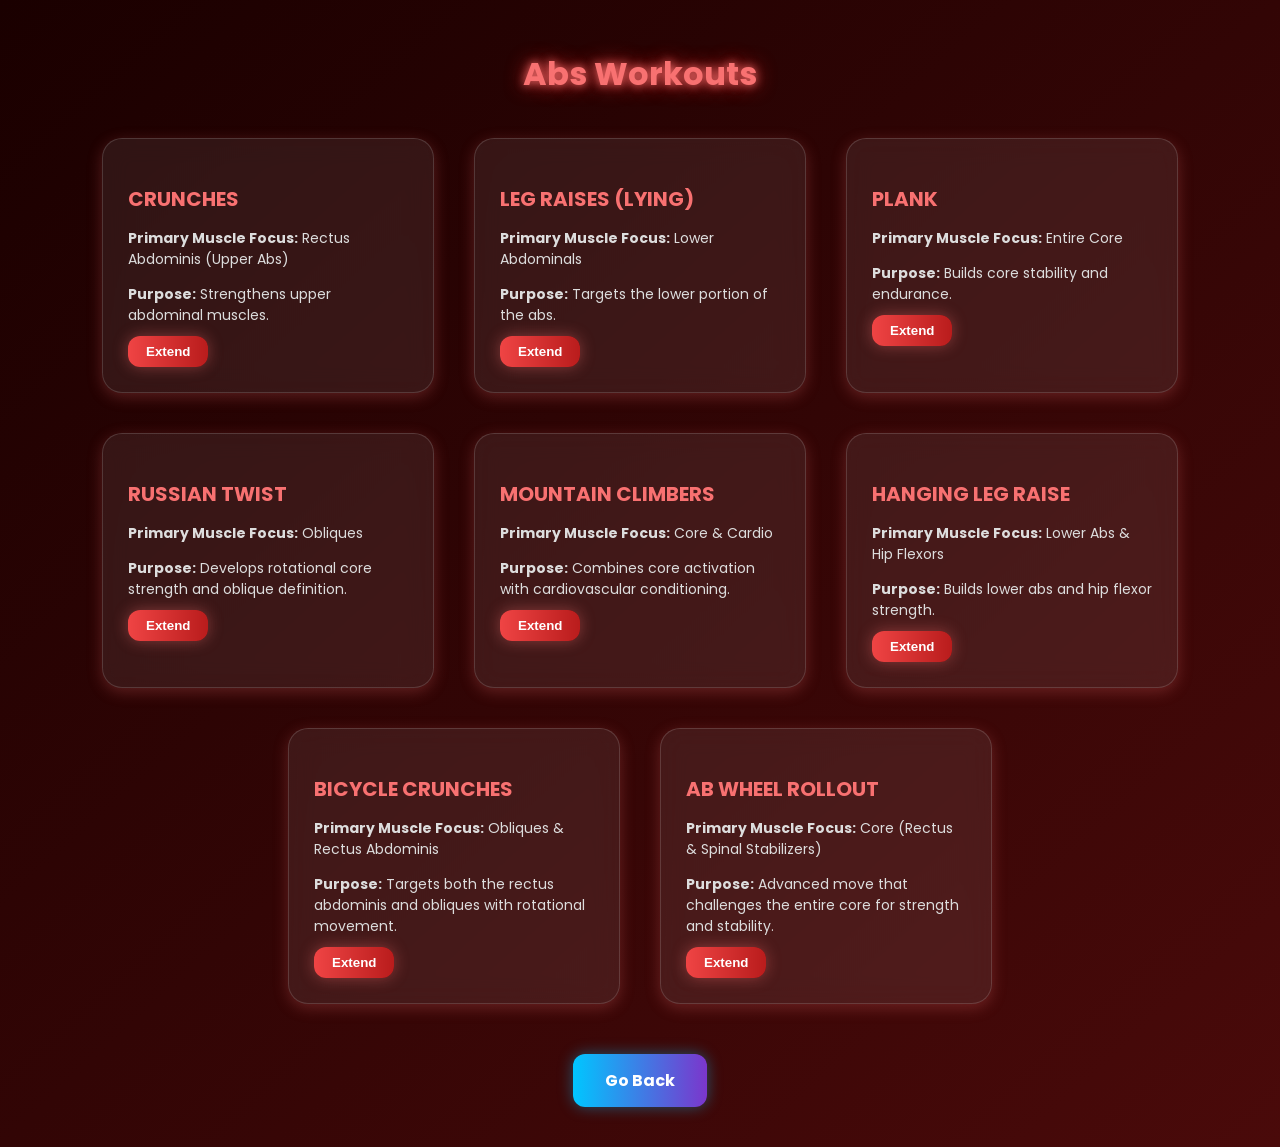
<file: abs.html>
<!DOCTYPE html>
<html lang="en">
<head>
  <meta charset="UTF-8">
  <meta name="viewport" content="width=device-width, initial-scale=1.0">
  <title>Abs Workouts</title>

  <!-- Google Font -->
  <link href="https://fonts.googleapis.com/css2?family=Poppins:wght@400;600;700&display=swap" rel="stylesheet">
<link rel="stylesheet" href="row3.css">
</head>

<body>

  <div class="text1">Abs Workouts</div>

  <div class="container">

    <!-- Crunches -->
    <div class="card">
      <h3>Crunches</h3>
      <p><b>Primary Muscle Focus:</b> Rectus Abdominis (Upper Abs)</p>
      <p><b>Purpose:</b> Strengthens upper abdominal muscles.</p>
      <button class="extend-btn" onclick="toggleDetails(this)">Extend</button>
      <div class="details">
        <p><b>How to Do:</b></p>
        <p>1. Lie on your back with knees bent and feet flat.<br>
           2. Place hands behind your head or across your chest.<br>
           3. Curl your shoulders up toward the ceiling using your abs, then lower back down.</p>
        <iframe width="100%" height="200" data-src="https://www.youtube.com/embed/Xyd_fa5zoEU" allowfullscreen></iframe>
      </div>
    </div>

    <!-- Leg Raises -->
    <div class="card">
      <h3>Leg Raises (Lying)</h3>
      <p><b>Primary Muscle Focus:</b> Lower Abdominals</p>
      <p><b>Purpose:</b> Targets the lower portion of the abs.</p>
      <button class="extend-btn" onclick="toggleDetails(this)">Extend</button>
      <div class="details">
        <p>1. Lie flat on your back with legs extended.<br>
           2. Keeping legs straight, lift them up until they're perpendicular to the floor.<br>
           3. Lower them slowly without touching the floor and repeat.</p>
        <iframe width="100%" height="200" data-src="https://www.youtube.com/embed/JB2oyawG9KI" allowfullscreen></iframe>
      </div>
    </div>

    <!-- Plank -->
    <div class="card">
      <h3>Plank</h3>
      <p><b>Primary Muscle Focus:</b> Entire Core</p>
      <p><b>Purpose:</b> Builds core stability and endurance.</p>
      <button class="extend-btn" onclick="toggleDetails(this)">Extend</button>
      <div class="details">
        <p>1. Get into a forearm plank position with body in a straight line.<br>
           2. Keep core tight and hold the position for the desired duration.</p>
        <iframe width="100%" height="200" data-src="https://www.youtube.com/embed/pSHjTRCQxIw" allowfullscreen></iframe>
      </div>
    </div>

    <!-- Russian Twist -->
    <div class="card">
      <h3>Russian Twist</h3>
      <p><b>Primary Muscle Focus:</b> Obliques</p>
      <p><b>Purpose:</b> Develops rotational core strength and oblique definition.</p>
      <button class="extend-btn" onclick="toggleDetails(this)">Extend</button>
      <div class="details">
        <p>1. Sit on the floor with knees bent and lean back slightly.<br>
           2. Hold a weight or medicine ball and rotate your torso to each side touching the weight near the floor.<br>
           3. Repeat alternating sides.</p>
        <iframe width="100%" height="200" data-src="https://www.youtube.com/embed/wkD8rjkodUI" allowfullscreen></iframe>
      </div>
    </div>

    <!-- Mountain Climbers -->
    <div class="card">
      <h3>Mountain Climbers</h3>
      <p><b>Primary Muscle Focus:</b> Core & Cardio</p>
      <p><b>Purpose:</b> Combines core activation with cardiovascular conditioning.</p>
      <button class="extend-btn" onclick="toggleDetails(this)">Extend</button>
      <div class="details">
        <p>1. Start in a high plank position.<br>
           2. Drive one knee toward your chest, then quickly switch legs in a running motion.<br>
           3. Continue alternating at a steady pace.</p>
        <iframe width="100%" height="200" data-src="https://www.youtube.com/embed/nmwgirgXLYM" allowfullscreen></iframe>
      </div>
    </div>

    <!-- Hanging Leg Raise -->
    <div class="card">
      <h3>Hanging Leg Raise</h3>
      <p><b>Primary Muscle Focus:</b> Lower Abs & Hip Flexors</p>
      <p><b>Purpose:</b> Builds lower abs and hip flexor strength.</p>
      <button class="extend-btn" onclick="toggleDetails(this)">Extend</button>
      <div class="details">
        <p>1. Hang from a pull-up bar with an overhand grip.<br>
           2. Keeping legs straight, raise them in front of you until hip height or higher.<br>
           3. Lower slowly back to the start.</p>
        <iframe width="100%" height="200" data-src="https://www.youtube.com/embed/JB2oyawG9KI" allowfullscreen></iframe>
      </div>
    </div>

    <!-- Bicycle Crunches -->
    <div class="card">
      <h3>Bicycle Crunches</h3>
      <p><b>Primary Muscle Focus:</b> Obliques & Rectus Abdominis</p>
      <p><b>Purpose:</b> Targets both the rectus abdominis and obliques with rotational movement.</p>
      <button class="extend-btn" onclick="toggleDetails(this)">Extend</button>
      <div class="details">
        <p>1. Lie on your back with hands behind your head and knees lifted.<br>
           2. Bring one elbow toward the opposite knee while extending the other leg, alternating sides in a pedaling motion.</p>
        <iframe width="100%" height="200" data-src="https://www.youtube.com/embed/9FGilxCbdz8" allowfullscreen></iframe>
      </div>
    </div>

    <!-- Ab Wheel Rollout -->
    <div class="card">
      <h3>Ab Wheel Rollout</h3>
      <p><b>Primary Muscle Focus:</b> Core (Rectus & Spinal Stabilizers)</p>
      <p><b>Purpose:</b> Advanced move that challenges the entire core for strength and stability.</p>
      <button class="extend-btn" onclick="toggleDetails(this)">Extend</button>
      <div class="details">
        <p>1. Kneel on the floor and hold the ab wheel handles.<br>
           2. Roll the wheel forward while keeping a braced core until arms are extended.<br>
           3. Roll back to the kneeling start position.</p>
        <iframe width="100%" height="200" data-src="https://www.youtube.com/embed/9ZCoAbI7uX0?si=cVbZc9rDSTs9mU9A" allowfullscreen></iframe>
      </div>
    </div>

  </div>
    <div style="text-align: center; margin-bottom: 40px;">
        <a href="weight.html" class="go-back-btn">Go Back</a>
    </div>

  <script>
    function toggleDetails(button) {
      const details = button.nextElementSibling;
      const iframe = details.querySelector('iframe');

      if (details.classList.contains('show')) {
        details.classList.remove('show');
        button.textContent = 'Extend';
        iframe.src = '';
      } else {
        details.classList.add('show');
        button.textContent = 'Collapse';
        iframe.src = iframe.dataset.src;
      }
    }
  </script>

</body>
</html>
</file>
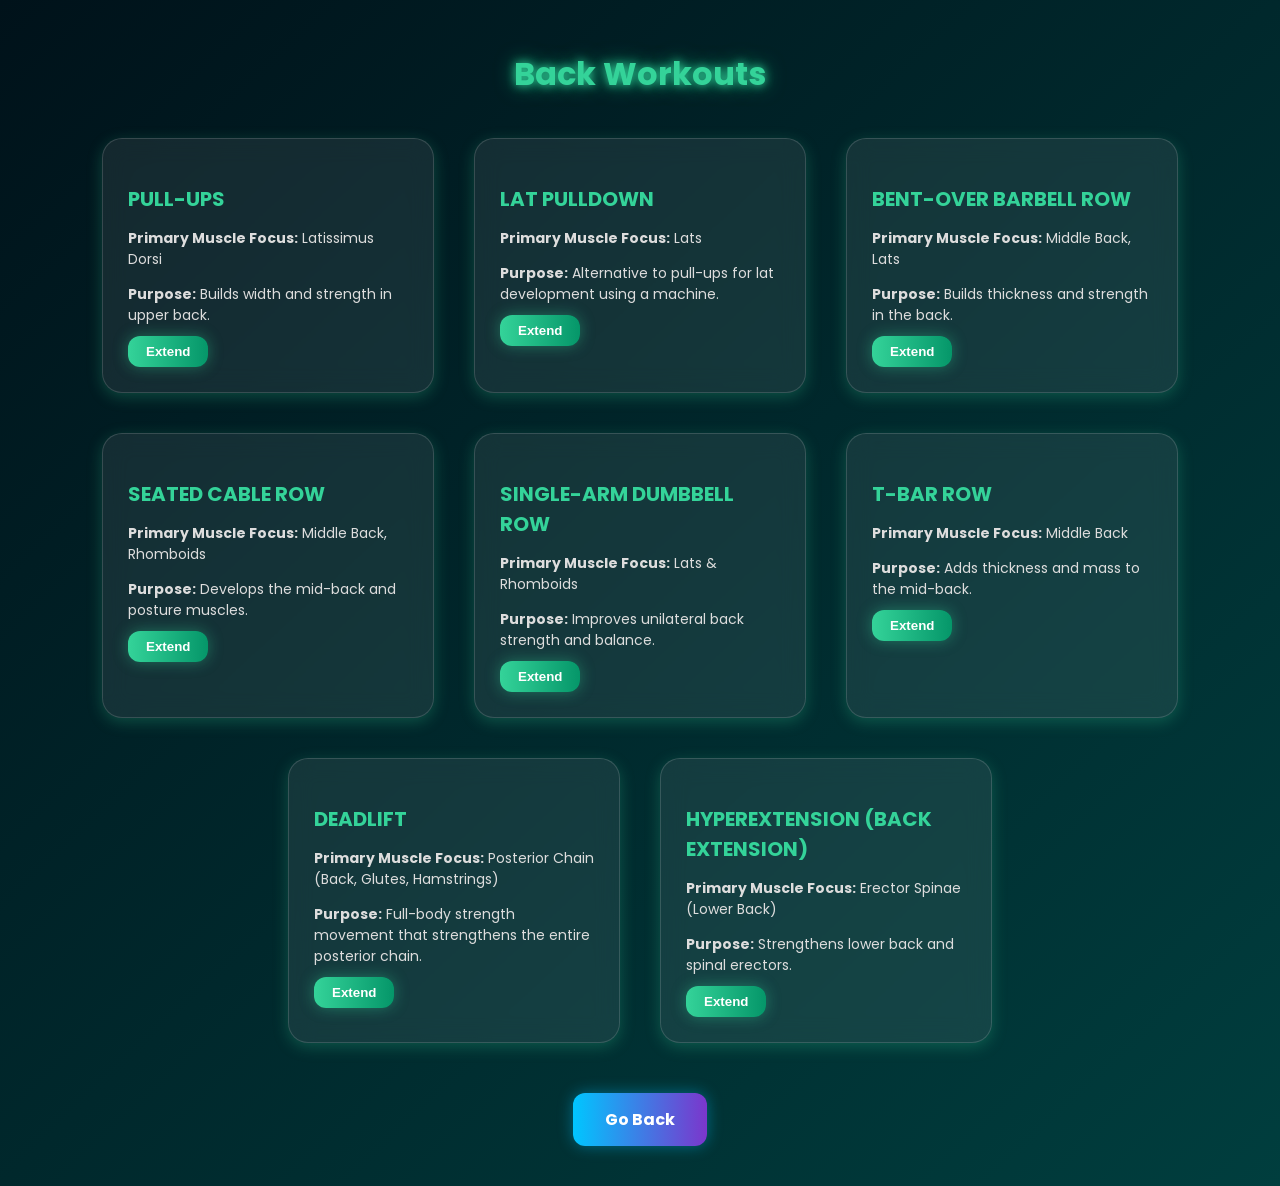
<file: back.html>
<!DOCTYPE html>
<html lang="en">
<head>
  <meta charset="UTF-8">
  <meta name="viewport" content="width=device-width, initial-scale=1.0">
  <title>Back Workouts</title>

  <!-- Google Font -->
  <link href="https://fonts.googleapis.com/css2?family=Poppins:wght@400;600;700&display=swap" rel="stylesheet">

<link rel="stylesheet" href="row2.css">
</head>

<body>

  <div class="text1">Back Workouts</div>

  <div class="container">
    <!-- Pull-Ups -->
    <div class="card">
      <h3>Pull-Ups</h3>
      <p><b>Primary Muscle Focus:</b> Latissimus Dorsi</p>
      <p><b>Purpose:</b> Builds width and strength in upper back.</p>
      <button class="extend-btn" onclick="toggleDetails(this)">Extend</button>
      <div class="details">
        <p><b>How to Do:</b></p>
        <p>1. Grip a pull-up bar with hands slightly wider than shoulder-width.<br>
           2. Hang with arms fully extended, then pull your chest toward the bar until chin clears it.<br>
           3. Lower back to full extension under control.</p>
        <iframe width="100%" height="200" src="" data-src="https://www.youtube.com/embed/eGo4IYlbE5g" allowfullscreen></iframe>
      </div>
    </div>

    <!-- Lat Pulldown -->
    <div class="card">
      <h3>Lat Pulldown</h3>
      <p><b>Primary Muscle Focus:</b> Lats</p>
      <p><b>Purpose:</b> Alternative to pull-ups for lat development using a machine.</p>
      <button class="extend-btn" onclick="toggleDetails(this)">Extend</button>
      <div class="details">
        <p><b>How to Do:</b></p>
        <p>1. Sit at the lat pulldown machine and grasp the bar with a wide grip.<br>
           2. Pull the bar down to your upper chest while keeping torso upright.<br>
           3. Slowly release the bar back up to full arm extension.</p>
        <iframe width="100%" height="200" src="" data-src="https://www.youtube.com/embed/CAwf7n6Luuc" allowfullscreen></iframe>
      </div>
    </div>

    <!-- Bent-Over Barbell Row -->
    <div class="card">
      <h3>Bent-Over Barbell Row</h3>
      <p><b>Primary Muscle Focus:</b> Middle Back, Lats</p>
      <p><b>Purpose:</b> Builds thickness and strength in the back.</p>
      <button class="extend-btn" onclick="toggleDetails(this)">Extend</button>
      <div class="details">
        <p><b>How to Do:</b></p>
        <p>1. Stand with feet hip-width and hinge at the hips keeping back flat.<br>
           2. Grab the barbell with an overhand grip and pull it toward your lower chest/upper abdomen.<br>
           3. Lower under control and repeat.</p>
        <iframe width="100%" height="200" src="" data-src="https://www.youtube.com/embed/vT2GjY_Umpw" allowfullscreen></iframe>
      </div>
    </div>

    <!-- Seated Cable Row -->
    <div class="card">
      <h3>Seated Cable Row</h3>
      <p><b>Primary Muscle Focus:</b> Middle Back, Rhomboids</p>
      <p><b>Purpose:</b> Develops the mid-back and posture muscles.</p>
      <button class="extend-btn" onclick="toggleDetails(this)">Extend</button>
      <div class="details">
        <p><b>How to Do:</b></p>
        <p>1. Sit at the cable row station and place feet on the platform.<br>
           2. Grab the handle and pull it toward your torso while squeezing shoulder blades together.<br>
           3. Return to full arm extension under control.</p>
        <iframe width="100%" height="200" src="" data-src="https://www.youtube.com/embed/7o2oolbmzeI?si=s8AaiJHhjUnKAMdn" allowfullscreen></iframe>
      </div>
    </div>

    <!-- Single-Arm Dumbbell Row -->
    <div class="card">
      <h3>Single-Arm Dumbbell Row</h3>
      <p><b>Primary Muscle Focus:</b> Lats & Rhomboids</p>
      <p><b>Purpose:</b> Improves unilateral back strength and balance.</p>
      <button class="extend-btn" onclick="toggleDetails(this)">Extend</button>
      <div class="details">
        <p><b>How to Do:</b></p>
        <p>1. Place one knee and hand on a bench and hold a dumbbell with the other hand.<br>
           2. Row the dumbbell up to your waist by driving elbow up and back.<br>
           3. Lower with control and repeat for the other side.</p>
        <iframe width="100%" height="200" src="" data-src="https://www.youtube.com/embed/pYcpY20QaE8" allowfullscreen></iframe>
      </div>
    </div>

    <!-- T-Bar Row -->
    <div class="card">
      <h3>T-Bar Row</h3>
      <p><b>Primary Muscle Focus:</b> Middle Back</p>
      <p><b>Purpose:</b> Adds thickness and mass to the mid-back.</p>
      <button class="extend-btn" onclick="toggleDetails(this)">Extend</button>
      <div class="details">
        <p><b>How to Do:</b></p>
        <p>1. Stand over the T-bar, hinge at hips and keep back flat.<br>
           2. Pull the handle toward your chest while keeping elbows close to the body.<br>
           3. Lower slowly and repeat.</p>
        <iframe width="100%" height="200" src="" data-src="https://www.youtube.com/embed/vT2GjY_Umpw" allowfullscreen></iframe>
      </div>
    </div>

    <!-- Deadlift -->
    <div class="card">
      <h3>Deadlift</h3>
      <p><b>Primary Muscle Focus:</b> Posterior Chain (Back, Glutes, Hamstrings)</p>
      <p><b>Purpose:</b> Full-body strength movement that strengthens the entire posterior chain.</p>
      <button class="extend-btn" onclick="toggleDetails(this)">Extend</button>
      <div class="details">
        <p><b>How to Do:</b></p>
        <p>1. Stand with barbell over mid-foot and feet hip-width apart.<br>
           2. Hinge at the hips, chest up, grip the bar, and lift by extending hips and knees simultaneously.<br>
           3. Lower the bar back down with control keeping a neutral spine.</p>
        <iframe width="100%" height="200" src="" data-src="https://www.youtube.com/embed/op9kVnSso6Q" allowfullscreen></iframe>
      </div>
    </div>

    <!-- Hyperextension -->
    <div class="card">
      <h3>Hyperextension (Back Extension)</h3>
      <p><b>Primary Muscle Focus:</b> Erector Spinae (Lower Back)</p>
      <p><b>Purpose:</b> Strengthens lower back and spinal erectors.</p>
      <button class="extend-btn" onclick="toggleDetails(this)">Extend</button>
      <div class="details">
        <p><b>How to Do:</b></p>
        <p>1. Position yourself on a hyperextension bench with hips supported.<br>
           2. Lower your torso toward the floor by hinging at the hips.<br>
           3. Raise your torso back up until the body is straight and repeat.</p>
        <iframe width="100%" height="200" src="" data-src="https://www.youtube.com/embed/ph3pddpKzzw" allowfullscreen></iframe>
      </div>
    </div>
  </div>
    <div style="text-align: center; margin-bottom: 40px;">
        <a href="weight.html" class="go-back-btn">Go Back</a>
    </div>
  <script>
    function toggleDetails(button) {
      const details = button.nextElementSibling;
      const iframe = details.querySelector('iframe');

      if (details.classList.contains('show')) {
        details.classList.remove('show');
        button.textContent = 'Extend';
        iframe.src = '';
      } else {
        details.classList.add('show');
        button.textContent = 'Collapse';
        iframe.src = iframe.dataset.src;
      }
    }
  </script>

</body>
</html>
</file>
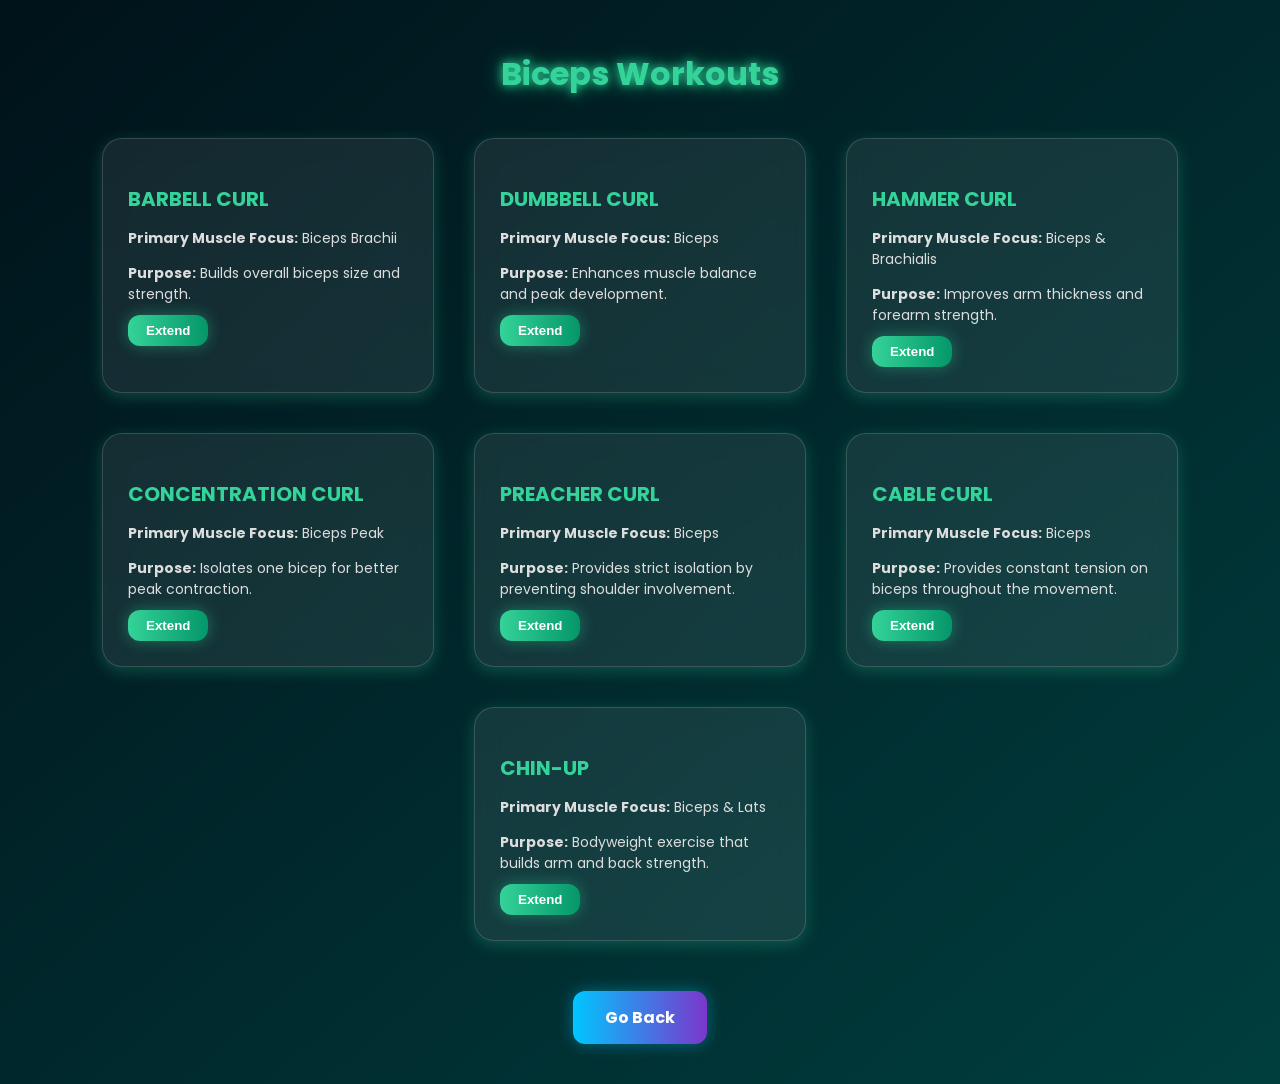
<file: biceps.html>
<!DOCTYPE html>
<html lang="en">
<head>
  <meta charset="UTF-8">
  <meta name="viewport" content="width=device-width, initial-scale=1.0">
  <title>Biceps Workouts</title>

  <!-- Google Font -->
  <link href="https://fonts.googleapis.com/css2?family=Poppins:wght@400;600;700&display=swap" rel="stylesheet">
<link rel="stylesheet" href="row2.css">
</head>

<body>

  <div class="text1">Biceps Workouts</div>

  <div class="container">
    <!-- Barbell Curl -->
    <div class="card">
      <h3>Barbell Curl</h3>
      <p><b>Primary Muscle Focus:</b> Biceps Brachii</p>
      <p><b>Purpose:</b> Builds overall biceps size and strength.</p>
      <button class="extend-btn" onclick="toggleDetails(this)">Extend</button>
      <div class="details">
        <p><b>How to Do:</b></p>
        <p>1. Hold a barbell with an underhand grip, shoulder-width apart.<br>
           2. Keep your elbows close to your sides and curl the bar upward.<br>
           3. Lower slowly to the starting position.</p>
        <iframe width="100%" height="200" src="" data-src="https://www.youtube.com/embed/kwG2ipFRgfo" allowfullscreen></iframe>
      </div>
    </div>

    <!-- Dumbbell Curl -->
    <div class="card">
      <h3>Dumbbell Curl</h3>
      <p><b>Primary Muscle Focus:</b> Biceps</p>
      <p><b>Purpose:</b> Enhances muscle balance and peak development.</p>
      <button class="extend-btn" onclick="toggleDetails(this)">Extend</button>
      <div class="details">
        <p><b>How to Do:</b></p>
        <p>1. Hold a dumbbell in each hand with palms facing forward.<br>
           2. Curl both dumbbells upward while keeping elbows stationary.<br>
           3. Lower back down with control.</p>
        <iframe width="100%" height="200" src="" data-src="https://www.youtube.com/embed/sAq_ocpRh_I" allowfullscreen></iframe>
      </div>
    </div>

    <!-- Hammer Curl -->
    <div class="card">
      <h3>Hammer Curl</h3>
      <p><b>Primary Muscle Focus:</b> Biceps & Brachialis</p>
      <p><b>Purpose:</b> Improves arm thickness and forearm strength.</p>
      <button class="extend-btn" onclick="toggleDetails(this)">Extend</button>
      <div class="details">
        <p><b>How to Do:</b></p>
        <p>1. Hold dumbbells with palms facing your torso.<br>
           2. Curl the weights up while maintaining a neutral grip.<br>
           3. Lower under control and repeat.</p>
        <iframe width="100%" height="200" src="" data-src="https://www.youtube.com/embed/zC3nLlEvin4" allowfullscreen></iframe>
      </div>
    </div>

    <!-- Concentration Curl -->
    <div class="card">
      <h3>Concentration Curl</h3>
      <p><b>Primary Muscle Focus:</b> Biceps Peak</p>
      <p><b>Purpose:</b> Isolates one bicep for better peak contraction.</p>
      <button class="extend-btn" onclick="toggleDetails(this)">Extend</button>
      <div class="details">
        <p><b>How to Do:</b></p>
        <p>1. Sit on a bench and rest your elbow on the inside of your thigh.<br>
           2. Curl the dumbbell upward, squeezing at the top.<br>
           3. Lower slowly and repeat.</p>
        <iframe width="100%" height="200" src="" data-src="https://www.youtube.com/embed/soxrZlIl35U" allowfullscreen></iframe>
      </div>
    </div>

    <!-- Preacher Curl -->
    <div class="card">
      <h3>Preacher Curl</h3>
      <p><b>Primary Muscle Focus:</b> Biceps</p>
      <p><b>Purpose:</b> Provides strict isolation by preventing shoulder involvement.</p>
      <button class="extend-btn" onclick="toggleDetails(this)">Extend</button>
      <div class="details">
        <p><b>How to Do:</b></p>
        <p>1. Sit on a preacher bench with arms resting on the pad.<br>
           2. Hold the EZ bar and curl it up to shoulder height.<br>
           3. Lower it slowly back to the start position.</p>
        <iframe width="100%" height="200" src="" data-src="https://www.youtube.com/embed/0AUGkch3tzc" allowfullscreen></iframe>
      </div>
    </div>

    <!-- Cable Curl -->
    <div class="card">
      <h3>Cable Curl</h3>
      <p><b>Primary Muscle Focus:</b> Biceps</p>
      <p><b>Purpose:</b> Provides constant tension on biceps throughout the movement.</p>
      <button class="extend-btn" onclick="toggleDetails(this)">Extend</button>
      <div class="details">
        <p><b>How to Do:</b></p>
        <p>1. Attach a straight bar to the low pulley of a cable machine.<br>
           2. Hold with an underhand grip and curl upward.<br>
           3. Lower slowly maintaining tension on biceps.</p>
        <iframe width="100%" height="200" src="" data-src="https://www.youtube.com/embed/rfRdD5PKrko?si=jIvqx9pR5j74U6d3" allowfullscreen></iframe>
      </div>
    </div>

    <!-- Chin-Up -->
    <div class="card">
      <h3>Chin-Up</h3>
      <p><b>Primary Muscle Focus:</b> Biceps & Lats</p>
      <p><b>Purpose:</b> Bodyweight exercise that builds arm and back strength.</p>
      <button class="extend-btn" onclick="toggleDetails(this)">Extend</button>
      <div class="details">
        <p><b>How to Do:</b></p>
        <p>1. Grab the bar with an underhand grip, hands shoulder-width apart.<br>
           2. Pull your chin above the bar.<br>
           3. Lower back down fully and repeat.</p>
        <iframe width="100%" height="200" src="" data-src="https://www.youtube.com/embed/e1YSApl-QcM?si=G-HK_LJ6O93G_Gu7" allowfullscreen></iframe>
      </div>
    </div>

  </div>
    <div style="text-align: center; margin-bottom: 40px;">
        <a href="weight.html" class="go-back-btn">Go Back</a>
    </div>

  <script>
    function toggleDetails(button) {
      const details = button.nextElementSibling;
      const iframe = details.querySelector('iframe');

      if (details.classList.contains('show')) {
        details.classList.remove('show');
        button.textContent = 'Extend';
        iframe.src = '';
      } else {
        details.classList.add('show');
        button.textContent = 'Collapse';
        iframe.src = iframe.dataset.src;
      }
    }
  </script>

</body>
</html>
</file>
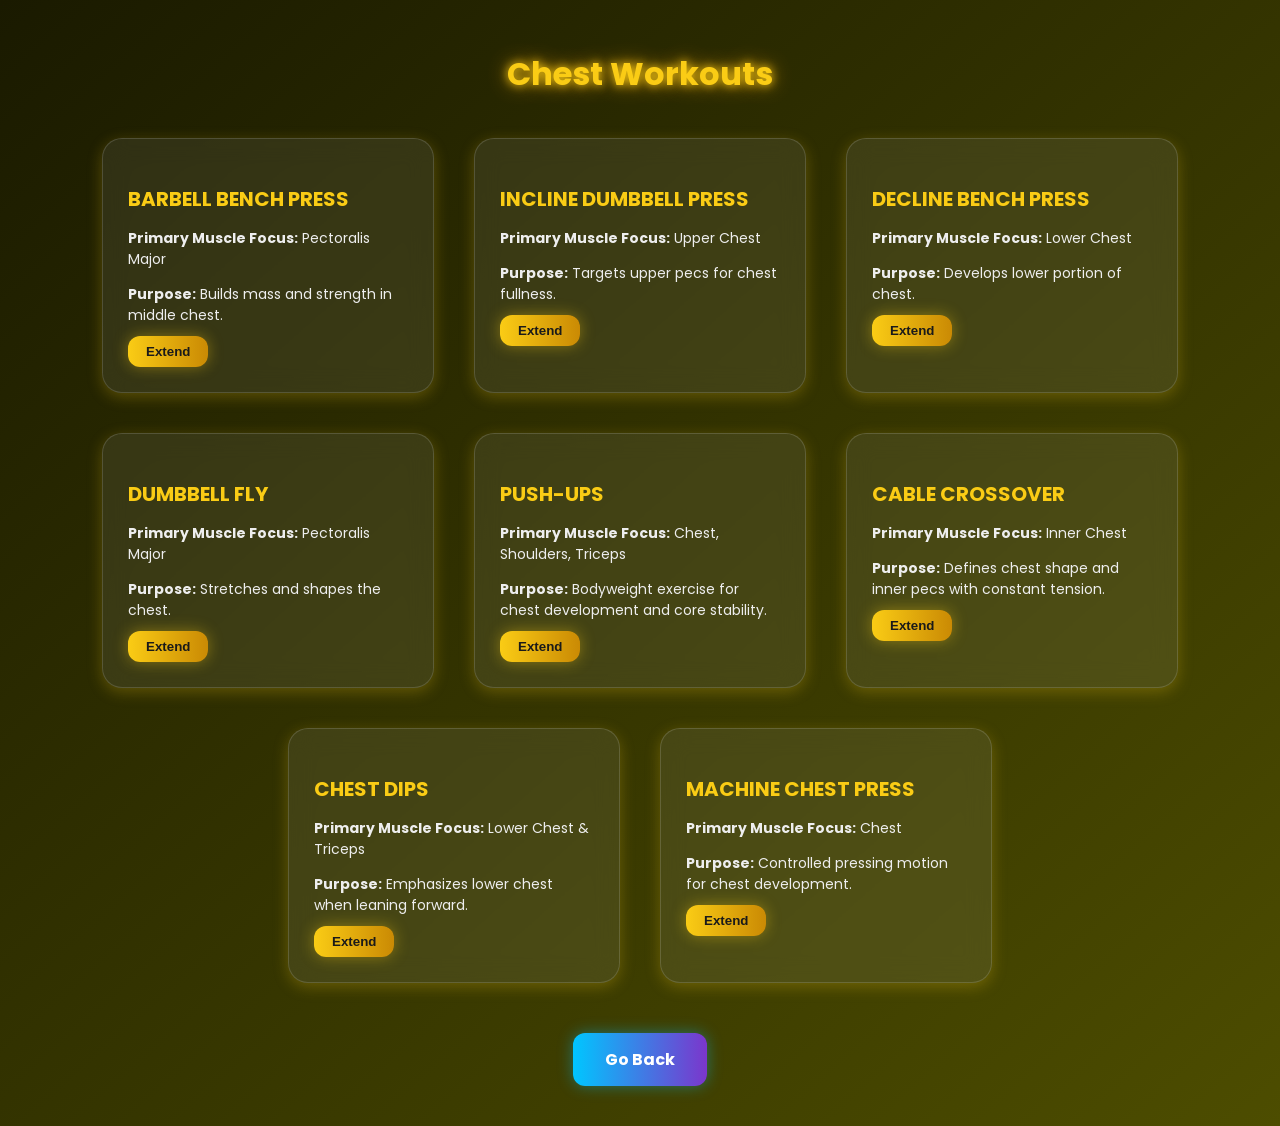
<file: chest.html>
<!DOCTYPE html>
<html lang="en">
<head>
  <meta charset="UTF-8">
  <meta name="viewport" content="width=device-width, initial-scale=1.0">
  <title>Chest Workouts</title>

  <!-- Google Font -->
  <link href="https://fonts.googleapis.com/css2?family=Poppins:wght@400;600;700&display=swap" rel="stylesheet">
    <link rel="stylesheet" href="row1.css">
</head>

<body>

  <div class="text1">Chest Workouts</div>

  <div class="container">
    <!-- Barbell Bench Press -->
    <div class="card">
      <h3>Barbell Bench Press</h3>
      <p><b>Primary Muscle Focus:</b> Pectoralis Major</p>
      <p><b>Purpose:</b> Builds mass and strength in middle chest.</p>
      <button class="extend-btn" onclick="toggleDetails(this)">Extend</button>
      <div class="details">
        <p><b>How to Do:</b></p>
        <p>1. Lie flat on a bench and plant feet firmly on the floor.<br>
           2. Grip the bar slightly wider than shoulder-width and unrack it.<br>
           3. Lower the bar to mid-chest under control.<br>
           4. Drive the bar up until arms are fully extended.</p>
        <iframe width="100%" height="200" src="" data-src="https://www.youtube.com/embed/rT7DgCr-3pg" allowfullscreen></iframe>
      </div>
    </div>

    <!-- Incline Dumbbell Press -->
    <div class="card">
      <h3>Incline Dumbbell Press</h3>
      <p><b>Primary Muscle Focus:</b> Upper Chest</p>
      <p><b>Purpose:</b> Targets upper pecs for chest fullness.</p>
      <button class="extend-btn" onclick="toggleDetails(this)">Extend</button>
      <div class="details">
        <p><b>How to Do:</b></p>
        <p>1. Set an incline bench to 30–45° and sit with dumbbells at shoulder height.<br>
           2. Press the dumbbells up until arms are extended.<br>
           3. Lower slowly back to starting position.</p>
        <iframe width="100%" height="200" src="" data-src="https://www.youtube.com/embed/8iPEnn-ltC8" allowfullscreen></iframe>
      </div>
    </div>

    <!-- Decline Bench Press -->
    <div class="card">
      <h3>Decline Bench Press</h3>
      <p><b>Primary Muscle Focus:</b> Lower Chest</p>
      <p><b>Purpose:</b> Develops lower portion of chest.</p>
      <button class="extend-btn" onclick="toggleDetails(this)">Extend</button>
      <div class="details">
        <p><b>How to Do:</b></p>
        <p>1. Lie on a decline bench and secure feet.<br>
           2. Grip the bar and lower it to the lower chest.<br>
           3. Press the bar back up until arms are extended.</p>
        <iframe width="100%" height="200" src="" data-src="https://www.youtube.com/embed/FFyGwcLnDYc?si=Kp_ZWXAGGuXIwd50" allowfullscreen></iframe>
      </div>
    </div>

    <!-- Dumbbell Fly -->
    <div class="card">
      <h3>Dumbbell Fly</h3>
      <p><b>Primary Muscle Focus:</b> Pectoralis Major</p>
      <p><b>Purpose:</b> Stretches and shapes the chest.</p>
      <button class="extend-btn" onclick="toggleDetails(this)">Extend</button>
      <div class="details">
        <p><b>How to Do:</b></p>
        <p>1. Lie on a flat bench holding dumbbells above chest with slight elbow bend.<br>
           2. Open arms wide in an arc until you feel a stretch in the chest.<br>
           3. Bring the dumbbells back together by squeezing the chest.</p>
        <iframe width="100%" height="200" src="" data-src="https://www.youtube.com/embed/eozdVDA78K0" allowfullscreen></iframe>
      </div>
    </div>

    <!-- Push-Ups -->
    <div class="card">
      <h3>Push-Ups</h3>
      <p><b>Primary Muscle Focus:</b> Chest, Shoulders, Triceps</p>
      <p><b>Purpose:</b> Bodyweight exercise for chest development and core stability.</p>
      <button class="extend-btn" onclick="toggleDetails(this)">Extend</button>
      <div class="details">
        <p><b>How to Do:</b></p>
        <p>1. Place hands slightly wider than shoulder-width and extend legs back into a plank.<br>
           2. Lower chest until it nearly touches the floor.<br>
           3. Push back up to full arm extension.</p>
        <iframe width="100%" height="200" src="" data-src="https://www.youtube.com/embed/_l3ySVKYVJ8" allowfullscreen></iframe>
      </div>
    </div>

    <!-- Cable Crossover -->
    <div class="card">
      <h3>Cable Crossover</h3>
      <p><b>Primary Muscle Focus:</b> Inner Chest</p>
      <p><b>Purpose:</b> Defines chest shape and inner pecs with constant tension.</p>
      <button class="extend-btn" onclick="toggleDetails(this)">Extend</button>
      <div class="details">
        <p><b>How to Do:</b></p>
        <p>1. Set pulleys to a high position and grab both handles.<br>
           2. Step forward slightly and pull handles together in front of chest.<br>
           3. Slowly return to the starting position.</p>
        <iframe width="100%" height="200" src="" data-src="https://www.youtube.com/embed/taI4XduLpTk" allowfullscreen></iframe>
      </div>
    </div>

    <!-- Chest Dips -->
    <div class="card">
      <h3>Chest Dips</h3>
      <p><b>Primary Muscle Focus:</b> Lower Chest & Triceps</p>
      <p><b>Purpose:</b> Emphasizes lower chest when leaning forward.</p>
      <button class="extend-btn" onclick="toggleDetails(this)">Extend</button>
      <div class="details">
        <p><b>How to Do:</b></p>
        <p>1. Grip parallel bars and support your weight with straight arms.<br>
           2. Lean forward slightly and lower until elbows reach about 90°.<br>
           3. Press back to the starting position.</p>
        <iframe width="100%" height="200" src="" data-src="https://www.youtube.com/embed/2z8JmcrW-As" allowfullscreen></iframe>
      </div>
    </div>

    <!-- Machine Chest Press -->
    <div class="card">
      <h3>Machine Chest Press</h3>
      <p><b>Primary Muscle Focus:</b> Chest</p>
      <p><b>Purpose:</b> Controlled pressing motion for chest development.</p>
      <button class="extend-btn" onclick="toggleDetails(this)">Extend</button>
      <div class="details">
        <p><b>How to Do:</b></p>
        <p>1. Adjust seat and grips so handles are at chest level.<br>
           2. Push handles forward until arms are extended.<br>
           3. Return to start under control.</p>
        <iframe width="100%" height="200" src="" data-src="https://www.youtube.com/embed/rT7DgCr-3pg" allowfullscreen></iframe>
      </div>
    </div>
  </div>
  <div style="text-align: center; margin-bottom: 40px;">
        <a href="weight.html" class="go-back-btn">Go Back</a>
    </div>
  <script>
    function toggleDetails(button) {
      const details = button.nextElementSibling;
      const iframe = details.querySelector('iframe');

      if (details.classList.contains('show')) {
        details.classList.remove('show');
        button.textContent = 'Extend';
        iframe.src = '';
      } else {
        details.classList.add('show');
        button.textContent = 'Collapse';
        iframe.src = iframe.dataset.src;
      }
    }
  </script>

</body>
</html>
</file>
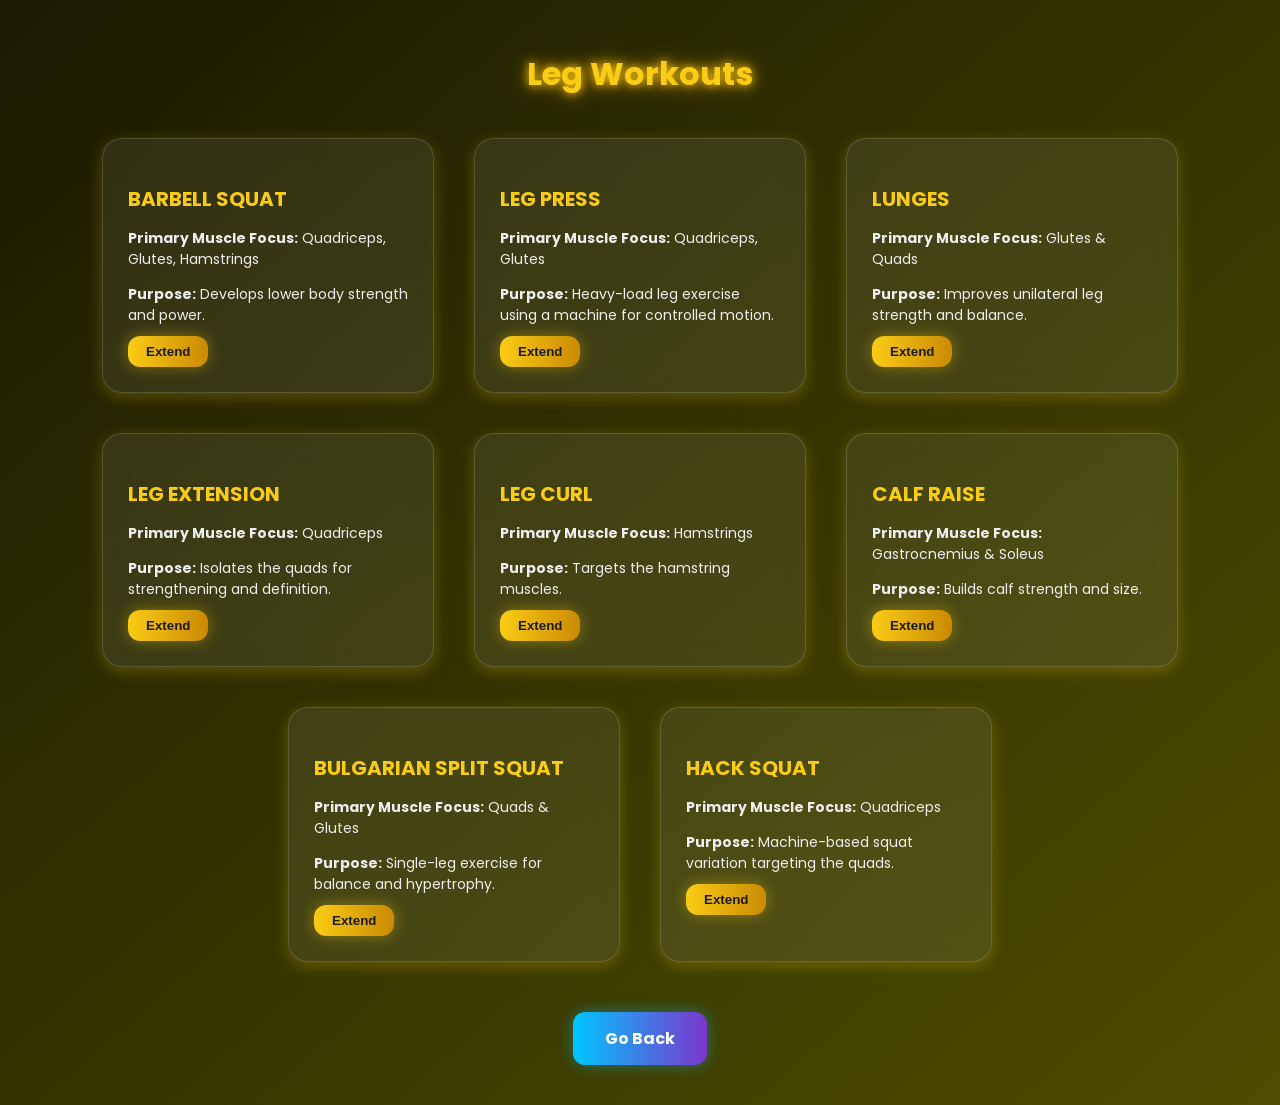
<file: legs.html>
<!DOCTYPE html>
<html lang="en">
<head>
  <meta charset="UTF-8">
  <meta name="viewport" content="width=device-width, initial-scale=1.0">
  <title>Leg Workouts</title>

  <link href="https://fonts.googleapis.com/css2?family=Poppins:wght@400;600;700&display=swap" rel="stylesheet">

<link rel="stylesheet" href="row1.css">
</head>

<body>
  <div class="text1">Leg Workouts</div>

  <div class="container">

    <div class="card">
      <h3>Barbell Squat</h3>
      <p><b>Primary Muscle Focus:</b> Quadriceps, Glutes, Hamstrings</p>
      <p><b>Purpose:</b> Develops lower body strength and power.</p>
      <button class="extend-btn" onclick="toggleDetails(this)">Extend</button>
      <div class="details">
        <p><b>How to Do:</b></p>
        <p>1. Position barbell across upper back and stand with feet shoulder-width apart.<br>
           2. Brace core and hinge hips back as you bend knees to lower into a squat.<br>
           3. Descend until thighs are parallel to the floor, then drive up through heels.</p>
        <iframe width="100%" height="200" src="" data-src="https://www.youtube.com/embed/aclHkVaku9U" allowfullscreen></iframe>
      </div>
    </div>

    <div class="card">
      <h3>Leg Press</h3>
      <p><b>Primary Muscle Focus:</b> Quadriceps, Glutes</p>
      <p><b>Purpose:</b> Heavy-load leg exercise using a machine for controlled motion.</p>
      <button class="extend-btn" onclick="toggleDetails(this)">Extend</button>
      <div class="details">
        <p><b>How to Do:</b></p>
        <p>1. Sit on the leg press machine and place feet shoulder-width on the platform.<br>
           2. Unrack the sled and lower the platform by bending knees.<br>
           3. Push the platform back to full extension without locking knees.</p>
        <iframe width="100%" height="200" src="" data-src="https://www.youtube.com/embed/IZxyjW7MPJQ" allowfullscreen></iframe>
      </div>
    </div>

    <div class="card">
      <h3>Lunges</h3>
      <p><b>Primary Muscle Focus:</b> Glutes & Quads</p>
      <p><b>Purpose:</b> Improves unilateral leg strength and balance.</p>
      <button class="extend-btn" onclick="toggleDetails(this)">Extend</button>
      <div class="details">
        <p><b>How to Do:</b></p>
        <p>1. Stand tall and take a large step forward with one leg.<br>
           2. Lower the rear knee toward the floor until both knees are about 90°.<br>
           3. Push through the front heel to return to standing and repeat.</p>
        <iframe width="100%" height="200" src="" data-src="https://www.youtube.com/embed/QOVaHwm-Q6U" allowfullscreen></iframe>
      </div>
    </div>

    <div class="card">
      <h3>Leg Extension</h3>
      <p><b>Primary Muscle Focus:</b> Quadriceps</p>
      <p><b>Purpose:</b> Isolates the quads for strengthening and definition.</p>
      <button class="extend-btn" onclick="toggleDetails(this)">Extend</button>
      <div class="details">
        <p><b>How to Do:</b></p>
        <p>1. Sit in the leg extension machine and hook ankles under the pad.<br>
           2. Extend your knees until legs are straight, pause briefly, then lower.</p>
        <iframe width="100%" height="200" src="" data-src="https://www.youtube.com/embed/YyvSfVjQeL0" allowfullscreen></iframe>
      </div>
    </div>

    <div class="card">
      <h3>Leg Curl</h3>
      <p><b>Primary Muscle Focus:</b> Hamstrings</p>
      <p><b>Purpose:</b> Targets the hamstring muscles.</p>
      <button class="extend-btn" onclick="toggleDetails(this)">Extend</button>
      <div class="details">
        <p><b>How to Do:</b></p>
        <p>1. Position yourself on the leg curl machine as instructed.<br>
           2. Curl your heels toward your glutes by bending the knees.<br>
           3. Lower the weight back down under control.</p>
        <iframe width="100%" height="200" src="" data-src="https://www.youtube.com/embed/1Tq3QdYUuHs" allowfullscreen></iframe>
      </div>
    </div>

    <div class="card">
      <h3>Calf Raise</h3>
      <p><b>Primary Muscle Focus:</b> Gastrocnemius & Soleus</p>
      <p><b>Purpose:</b> Builds calf strength and size.</p>
      <button class="extend-btn" onclick="toggleDetails(this)">Extend</button>
      <div class="details">
        <p><b>How to Do:</b></p>
        <p>1. Stand on the edge of a step or calf block with heels hanging off.<br>
           2. Raise your heels as high as possible, hold briefly, then lower slowly below parallel.</p>
        <iframe width="100%" height="200" src="" data-src="https://www.youtube.com/embed/YMmgqO8Jo-k" allowfullscreen></iframe>
      </div>
    </div>

    <div class="card">
      <h3>Bulgarian Split Squat</h3>
      <p><b>Primary Muscle Focus:</b> Quads & Glutes</p>
      <p><b>Purpose:</b> Single-leg exercise for balance and hypertrophy.</p>
      <button class="extend-btn" onclick="toggleDetails(this)">Extend</button>
      <div class="details">
        <p><b>How to Do:</b></p>
        <p>1. Stand a couple feet from a bench with one foot resting behind you.<br>
           2. Lower your hips by bending the front knee until the thigh is parallel to the floor.<br>
           3. Drive through the front heel to return to start.</p>
        <iframe width="100%" height="200" src="" data-src="https://www.youtube.com/embed/2C-uNgKwPLE" allowfullscreen></iframe>
      </div>
    </div>

    <div class="card">
      <h3>Hack Squat</h3>
      <p><b>Primary Muscle Focus:</b> Quadriceps</p>
      <p><b>Purpose:</b> Machine-based squat variation targeting the quads.</p>
      <button class="extend-btn" onclick="toggleDetails(this)">Extend</button>
      <div class="details">
        <p><b>How to Do:</b></p>
        <p>1. Position yourself on hack squat machine with back and shoulders against pads.<br>
           2. Lower by bending knees until thighs approach parallel, then press back up.</p>
        <iframe width="100%" height="200" src="" data-src="https://www.youtube.com/embed/fE5BWPy7uRc?si=uYZRKclk0RQlRzsg" allowfullscreen></iframe>
      </div>
    </div>

  </div>
    <div style="text-align: center; margin-bottom: 40px;">
        <a href="weight.html" class="go-back-btn">Go Back</a>
    </div>
  <script>
    function toggleDetails(button) {
      const details = button.nextElementSibling;
      const iframe = details.querySelector('iframe');
      if (details.classList.contains('show')) {
        details.classList.remove('show');
        button.textContent = 'Extend';
        iframe.src = '';
      } else {
        details.classList.add('show');
        button.textContent = 'Collapse';
        iframe.src = iframe.dataset.src;
      }
    }
  </script>
</body>
</html>
</file>
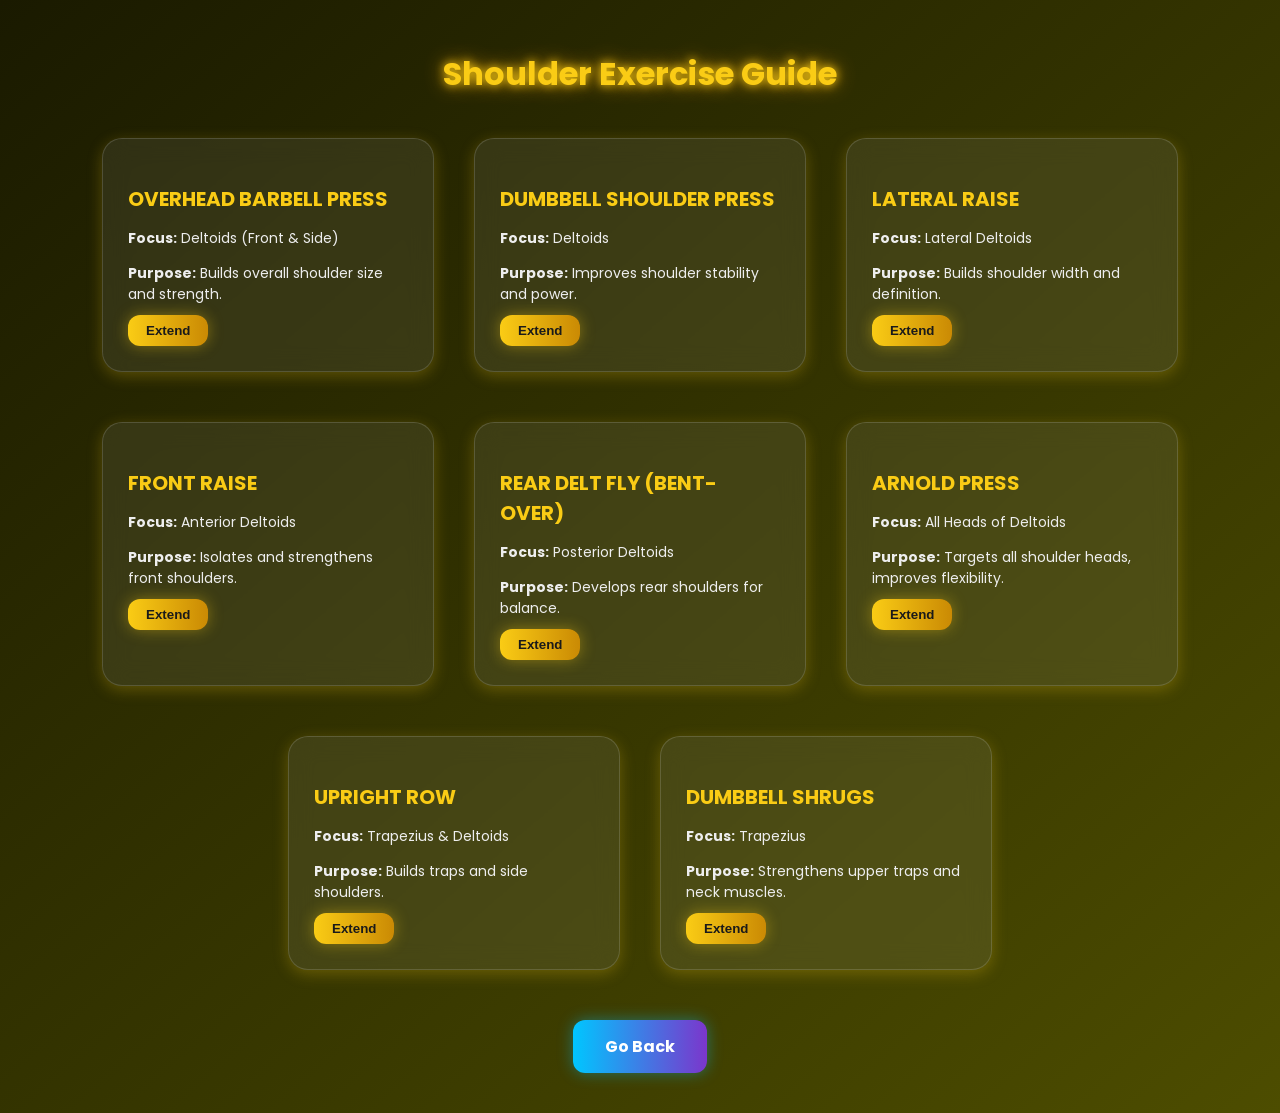
<file: shoulder.html>
<!DOCTYPE html>
<html lang="en">
<head>
  <meta charset="UTF-8">
  <meta name="viewport" content="width=device-width, initial-scale=1.0">
  <title>GYM ALIGN | Shoulder Exercises</title>
  <link href="https://fonts.googleapis.com/css2?family=Poppins:wght@400;600;700&display=swap" rel="stylesheet">
    <link rel="stylesheet" href="row1.css">
</head>
<body>
  <h1 class="text1">Shoulder Exercise Guide</h1>

  <div class="container">

    <div class="card">
      <h3>Overhead Barbell Press</h3>
      <p><strong>Focus:</strong> Deltoids (Front & Side)</p>
      <p><strong>Purpose:</strong> Builds overall shoulder size and strength.</p>
      <button class="extend-btn">Extend</button>
      <div class="details">
        <ol>
          <li>Stand with feet shoulder-width apart.</li>
          <li>Grip the barbell slightly wider than shoulders.</li>
          <li>Unrack the bar and position it at chest/shoulder level.</li>
          <li>Press overhead until arms are extended, then lower slowly.</li>
        </ol>
        <div class="video-container">
          <iframe src="https://www.youtube.com/embed/qEwKCR5JCog" title="YouTube video player" frameborder="0" allow="accelerometer; autoplay; clipboard-write; encrypted-media; gyroscope; picture-in-picture" allowfullscreen></iframe>
        </div>
      </div>
    </div>

    <div class="card">
      <h3>Dumbbell Shoulder Press</h3>
      <p><strong>Focus:</strong> Deltoids</p>
      <p><strong>Purpose:</strong> Improves shoulder stability and power.</p>
      <button class="extend-btn">Extend</button>
      <div class="details">
        <ol>
          <li>Sit upright on a bench with back support.</li>
          <li>Hold dumbbells at shoulder height.</li>
          <li>Press overhead until arms are extended, then lower slowly.</li>
        </ol>
        <div class="video-container">
          <iframe src="https://www.youtube.com/embed/B-aVuyhvLHU" title="YouTube video player" frameborder="0" allow="accelerometer; autoplay; clipboard-write; encrypted-media; gyroscope; picture-in-picture" allowfullscreen></iframe>
        </div>
      </div>
    </div>

    <div class="card">
      <h3>Lateral Raise</h3>
      <p><strong>Focus:</strong> Lateral Deltoids</p>
      <p><strong>Purpose:</strong> Builds shoulder width and definition.</p>
      <button class="extend-btn">Extend</button>
      <div class="details">
        <ol>
          <li>Stand with dumbbells at sides, elbows slightly bent.</li>
          <li>Raise arms to shoulder height, pause, and lower slowly.</li>
        </ol>
        <div class="video-container">
          <iframe src="https://www.youtube.com/embed/3VcKaXpzqRo" title="YouTube video player" frameborder="0" allow="accelerometer; autoplay; clipboard-write; encrypted-media; gyroscope; picture-in-picture" allowfullscreen></iframe>
        </div>
      </div>
    </div>
  </div>

  <div class="container">
    <div class="card">
      <h3>Front Raise</h3>
      <p><strong>Focus:</strong> Anterior Deltoids</p>
      <p><strong>Purpose:</strong> Isolates and strengthens front shoulders.</p>
      <button class="extend-btn">Extend</button>
      <div class="details">
        <ol>
          <li>Stand holding dumbbells in front of thighs.</li>
          <li>Raise dumbbells to shoulder height and lower slowly.</li>
        </ol>
        <div class="video-container">
          <iframe src="https://www.youtube.com/embed/-t7fuZ0KhDA" title="YouTube video player" frameborder="0" allow="accelerometer; autoplay; clipboard-write; encrypted-media; gyroscope; picture-in-picture" allowfullscreen></iframe>
        </div>
      </div>
    </div>

    <div class="card">
      <h3>Rear Delt Fly (Bent-Over)</h3>
      <p><strong>Focus:</strong> Posterior Deltoids</p>
      <p><strong>Purpose:</strong> Develops rear shoulders for balance.</p>
      <button class="extend-btn">Extend</button>
      <div class="details">
        <ol>
          <li>Hinge at hips, flat back, dumbbells hanging down.</li>
          <li>Raise arms out to the sides, squeeze shoulder blades.</li>
        </ol>
        <div class="video-container">
          <iframe src="https://www.youtube.com/embed/EA7u4Q_8HQ0" title="YouTube video player" frameborder="0" allow="accelerometer; autoplay; clipboard-write; encrypted-media; gyroscope; picture-in-picture" allowfullscreen></iframe>
        </div>
      </div>
    </div>

    <div class="card">
      <h3>Arnold Press</h3>
      <p><strong>Focus:</strong> All Heads of Deltoids</p>
      <p><strong>Purpose:</strong> Targets all shoulder heads, improves flexibility.</p>
      <button class="extend-btn">Extend</button>
      <div class="details">
        <ol>
          <li>Start with dumbbells at chest level, palms facing you.</li>
          <li>Rotate palms outward as you press overhead, then reverse.</li>
        </ol>
        <div class="video-container">
          <iframe src="https://www.youtube.com/embed/vj2w851ZHRM" title="YouTube video player" frameborder="0" allow="accelerometer; autoplay; clipboard-write; encrypted-media; gyroscope; picture-in-picture" allowfullscreen></iframe>
        </div>
      </div>
    </div>
  </div>

  <div class="container">
    <div class="card">
      <h3>Upright Row</h3>
      <p><strong>Focus:</strong> Trapezius & Deltoids</p>
      <p><strong>Purpose:</strong> Builds traps and side shoulders.</p>
      <button class="extend-btn">Extend</button>
      <div class="details">
        <ol>
          <li>Hold a barbell with overhand grip.</li>
          <li>Pull toward upper chest, lead with elbows.</li>
        </ol>
        <div class="video-container">
          <iframe src="https://www.youtube.com/embed/jaAV-rD45I0?si=Cr4AiagTd0oQ1RJA" title="YouTube video player" frameborder="0" allow="accelerometer; autoplay; clipboard-write; encrypted-media; gyroscope; picture-in-picture" allowfullscreen></iframe>
        </div>
      </div>
    </div>

    <div class="card">
      <h3>Dumbbell Shrugs</h3>
      <p><strong>Focus:</strong> Trapezius</p>
      <p><strong>Purpose:</strong> Strengthens upper traps and neck muscles.</p>
      <button class="extend-btn">Extend</button>
      <div class="details">
        <ol>
          <li>Hold dumbbells at sides.</li>
          <li>Shrug shoulders up toward ears, hold, then lower slowly.</li>
        </ol>
        <div class="video-container">
          <iframe src="https://www.youtube.com/embed/8L6zjxBwVzM?si=_QmrIo_-JgU_TWDU" title="YouTube video player" frameborder="0" allow="accelerometer; autoplay; clipboard-write; encrypted-media; gyroscope; picture-in-picture" allowfullscreen></iframe>
        </div>
      </div>
    </div>
  </div>
    <div style="text-align: center; margin-bottom: 40px;">
        <a href="weight.html" class="go-back-btn">Go Back</a>
    </div>

  <script>
    document.querySelectorAll('.extend-btn').forEach(btn => {
      btn.addEventListener('click', () => {
        const details = btn.nextElementSibling;
        details.classList.toggle('show');
        btn.textContent = details.classList.contains('show') ? 'Collapse' : 'Extend';
      });
    });
  </script>
</body>
</html>
</file>
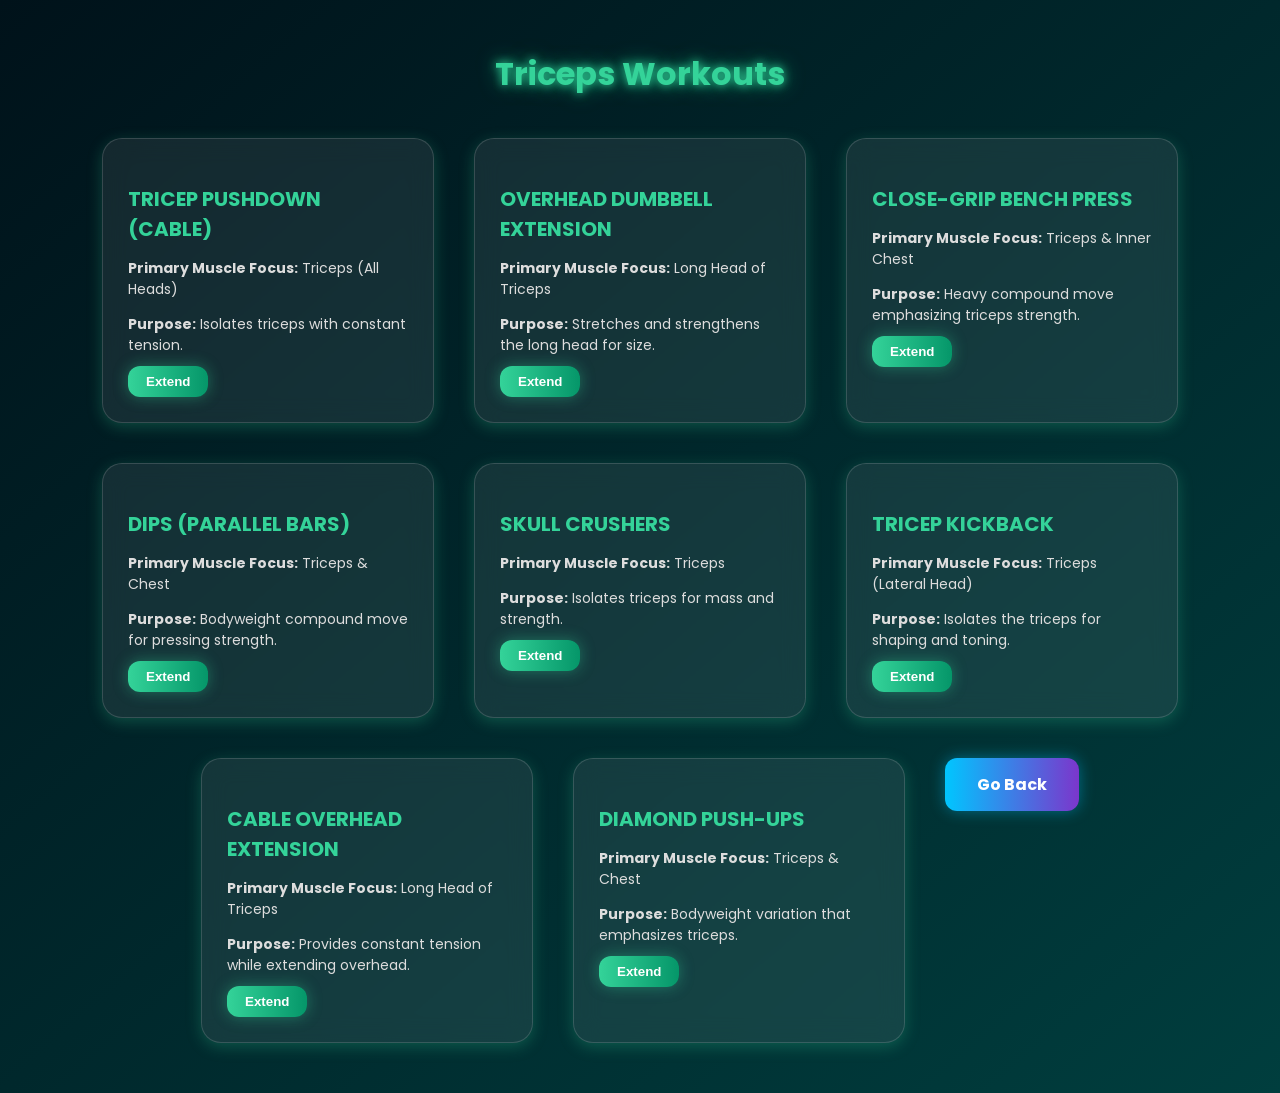
<file: triceps.html>
<!DOCTYPE html>
<html lang="en">
<head>
  <meta charset="UTF-8">
  <meta name="viewport" content="width=device-width, initial-scale=1.0">
  <title>Triceps Workouts</title>

  <!-- Google Font -->
  <link href="https://fonts.googleapis.com/css2?family=Poppins:wght@400;600;700&display=swap" rel="stylesheet">

<link rel="stylesheet" href="row2.css">
</head>

<body>

  <div class="text1">Triceps Workouts</div>

  <div class="container">

    <!-- Tricep Pushdown -->
    <div class="card">
      <h3>Tricep Pushdown (Cable)</h3>
      <p><b>Primary Muscle Focus:</b> Triceps (All Heads)</p>
      <p><b>Purpose:</b> Isolates triceps with constant tension.</p>
      <button class="extend-btn" onclick="toggleDetails(this)">Extend</button>
      <div class="details">
        <p><b>How to Do:</b></p>
        <p>1. Attach a bar to the high pulley and grasp it with an overhand grip.<br>
           2. Keep elbows tucked and push the bar down until arms are fully extended.<br>
           3. Slowly return to the start position.</p>
        <iframe width="100%" height="200" src="" data-src="https://www.youtube.com/embed/2-LAMcpzODU" allowfullscreen></iframe>
      </div>
    </div>

    <!-- Overhead Dumbbell Extension -->
    <div class="card">
      <h3>Overhead Dumbbell Extension</h3>
      <p><b>Primary Muscle Focus:</b> Long Head of Triceps</p>
      <p><b>Purpose:</b> Stretches and strengthens the long head for size.</p>
      <button class="extend-btn" onclick="toggleDetails(this)">Extend</button>
      <div class="details">
        <p><b>How to Do:</b></p>
        <p>1. Sit or stand holding a dumbbell with both hands overhead.<br>
           2. Lower the dumbbell behind your head by bending elbows.<br>
           3. Extend the arms back to the top position.</p>
        <iframe width="100%" height="200" src="" data-src="https://www.youtube.com/embed/nRiJVZDpdL0" allowfullscreen></iframe>
      </div>
    </div>

    <!-- Close-Grip Bench Press -->
    <div class="card">
      <h3>Close-Grip Bench Press</h3>
      <p><b>Primary Muscle Focus:</b> Triceps & Inner Chest</p>
      <p><b>Purpose:</b> Heavy compound move emphasizing triceps strength.</p>
      <button class="extend-btn" onclick="toggleDetails(this)">Extend</button>
      <div class="details">
        <p><b>How to Do:</b></p>
        <p>1. Lie on a bench and grip the bar about shoulder-width or narrower.<br>
           2. Lower the bar to your chest keeping elbows close to body.<br>
           3. Press up until arms are fully extended.</p>
        <iframe width="100%" height="200" src="" data-src="https://www.youtube.com/embed/UYJsFzqdgK4?si=j6-hnd7YVqyhdlqx" allowfullscreen></iframe>
      </div>
    </div>

    <!-- Dips -->
    <div class="card">
      <h3>Dips (Parallel Bars)</h3>
      <p><b>Primary Muscle Focus:</b> Triceps & Chest</p>
      <p><b>Purpose:</b> Bodyweight compound move for pressing strength.</p>
      <button class="extend-btn" onclick="toggleDetails(this)">Extend</button>
      <div class="details">
        <p><b>How to Do:</b></p>
        <p>1. Grip parallel bars and support your weight with straight arms.<br>
           2. Lower your body by bending elbows until about 90°.<br>
           3. Push back up to the starting position.</p>
        <iframe width="100%" height="200" src="" data-src="https://www.youtube.com/embed/2z8JmcrW-As" allowfullscreen></iframe>
      </div>
    </div>

    <!-- Skull Crushers -->
    <div class="card">
      <h3>Skull Crushers</h3>
      <p><b>Primary Muscle Focus:</b> Triceps</p>
      <p><b>Purpose:</b> Isolates triceps for mass and strength.</p>
      <button class="extend-btn" onclick="toggleDetails(this)">Extend</button>
      <div class="details">
        <p><b>How to Do:</b></p>
        <p>1. Lie on a flat bench holding an EZ bar or barbell with arms extended.<br>
           2. Bend elbows to lower the bar toward your forehead.<br>
           3. Extend arms back to the starting position.</p>
        <iframe width="100%" height="200" src="" data-src="https://www.youtube.com/embed/d_KZxkY_0cM" allowfullscreen></iframe>
      </div>
    </div>

    <!-- Tricep Kickback -->
    <div class="card">
      <h3>Tricep Kickback</h3>
      <p><b>Primary Muscle Focus:</b> Triceps (Lateral Head)</p>
      <p><b>Purpose:</b> Isolates the triceps for shaping and toning.</p>
      <button class="extend-btn" onclick="toggleDetails(this)">Extend</button>
      <div class="details">
        <p><b>How to Do:</b></p>
        <p>1. Hold a dumbbell, hinge at the hips keeping back flat.<br>
           2. Extend the working arm backward until straight, pause, then return.</p>
        <iframe width="100%" height="200" src="" data-src="https://www.youtube.com/embed/6SS6K3lAwZ8" allowfullscreen></iframe>
      </div>
    </div>

    <!-- Cable Overhead Extension -->
    <div class="card">
      <h3>Cable Overhead Extension</h3>
      <p><b>Primary Muscle Focus:</b> Long Head of Triceps</p>
      <p><b>Purpose:</b> Provides constant tension while extending overhead.</p>
      <button class="extend-btn" onclick="toggleDetails(this)">Extend</button>
      <div class="details">
        <p><b>How to Do:</b></p>
        <p>1. Attach a rope to a low pulley and face away from the machine.<br>
           2. Grip the rope overhead and extend elbows until arms are straight.<br>
           3. Return slowly to starting position.</p>
        <iframe width="100%" height="200" src="" data-src="https://www.youtube.com/embed/2-LAMcpzODU" allowfullscreen></iframe>
      </div>
    </div>

    <!-- Diamond Push-Ups -->
    <div class="card">
      <h3>Diamond Push-Ups</h3>
      <p><b>Primary Muscle Focus:</b> Triceps & Chest</p>
      <p><b>Purpose:</b> Bodyweight variation that emphasizes triceps.</p>
      <button class="extend-btn" onclick="toggleDetails(this)">Extend</button>
      <div class="details">
        <p><b>How to Do:</b></p>
        <p>1. Assume push-up position and place hands close together so thumbs and index fingers form a diamond.<br>
           2. Lower chest toward hands keeping elbows close to body.<br>
           3. Push back up to full arm extension.</p>
        <iframe width="100%" height="200" src="" data-src="https://www.youtube.com/embed/J0DnG1_S92I" allowfullscreen></iframe>
      </div>
    </div>
    <div style="text-align: center; margin-bottom: 40px;">
        <a href="weight.html" class="go-back-btn">Go Back</a>
    </div>

  </div>

  <script>
    function toggleDetails(button) {
      const details = button.nextElementSibling;
      const iframe = details.querySelector('iframe');

      if (details.classList.contains('show')) {
        details.classList.remove('show');
        button.textContent = 'Extend';
        iframe.src = '';
      } else {
        details.classList.add('show');
        button.textContent = 'Collapse';
        iframe.src = iframe.dataset.src;
      }
    }
  </script>

</body>
</html>
</file>
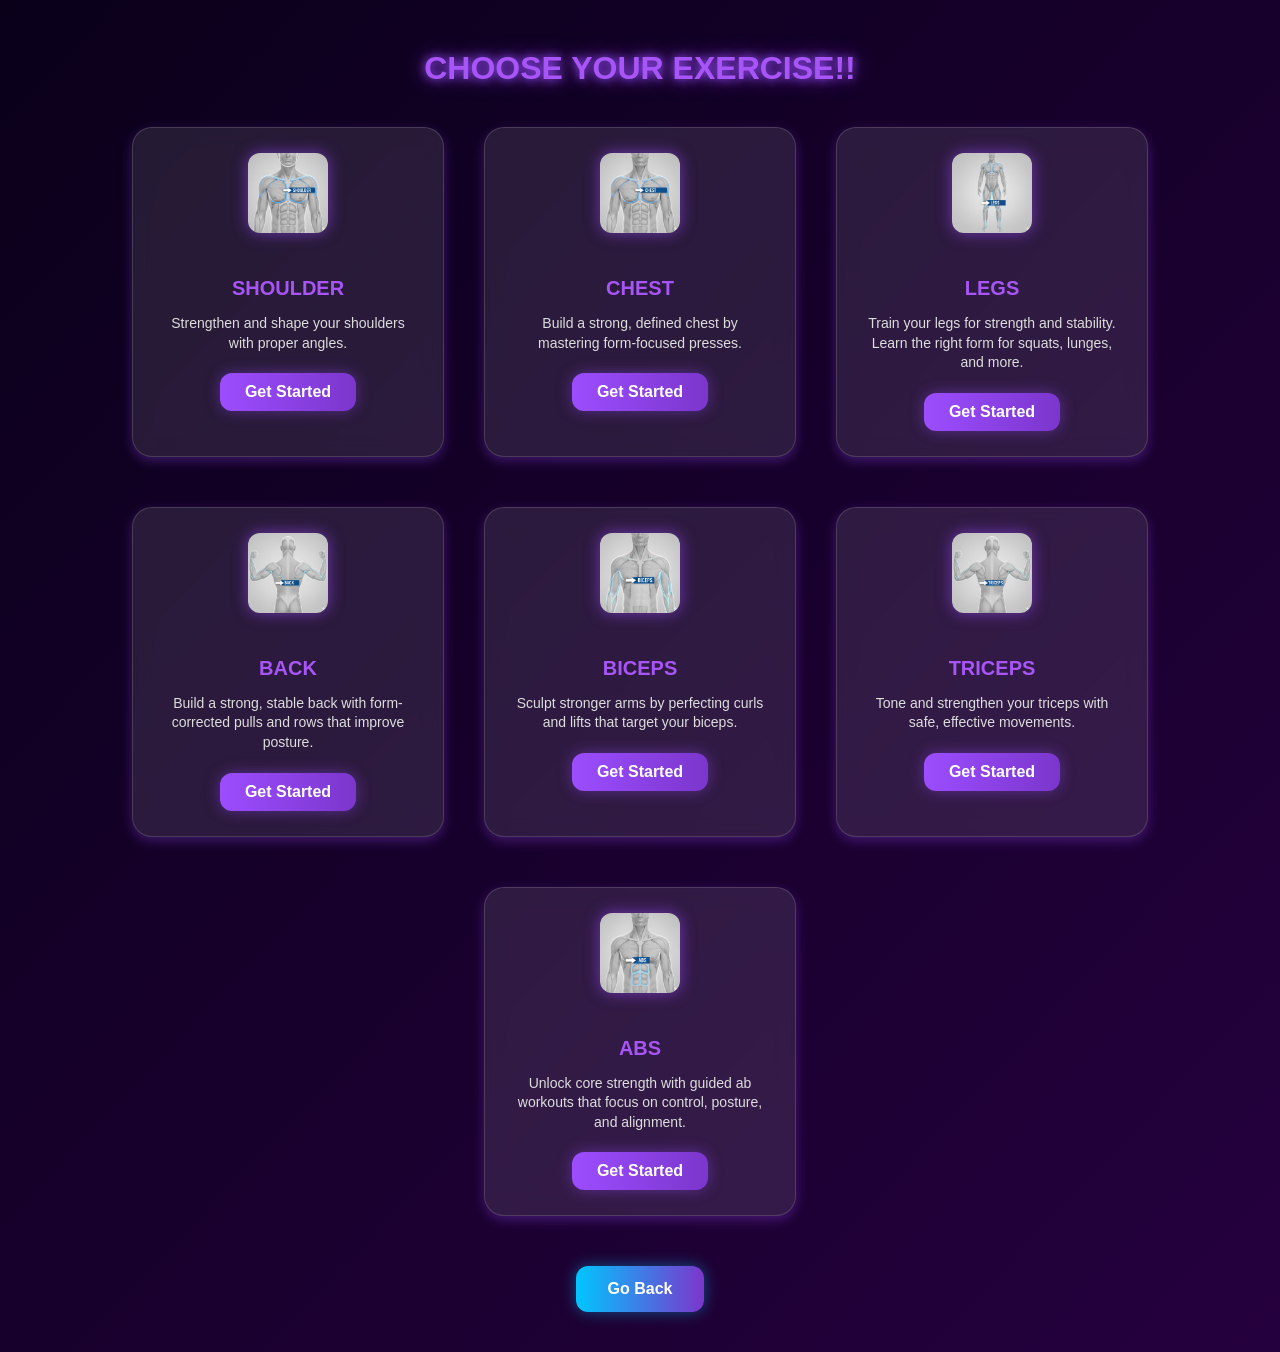
<file: weight.html>
<!DOCTYPE html>
<html lang="en">
<head>
    <meta charset="UTF-8">
    <meta name="viewport" content="width=device-width, initial-scale=1.0">
    <title>GYM ALIGN</title>
    <link rel="stylesheet" href="styleweight.css">
</head>
<body>
    <div class="separate"></div>
    <section class="First1">
        <div class="text1">
            CHOOSE YOUR EXERCISE!!
        </div>
        <div class="container">
            <div class="card">
                <img src="img/shoulders.png" alt="shoulder">
                <h3>SHOULDER</h3>
                <p>Strengthen and shape your shoulders with proper angles.</p>
                <a href="shoulder.html">Get Started </a>
            </div>

            <div class="card">
                <img src="img/chest.png" alt="chest">
                <h3>CHEST</h3>
                <p>Build a strong, defined chest by mastering form-focused presses.</p>
                <a href="chest.html">Get Started </a>
            </div>

            <div class="card">
                <img src="img/legs.jpg" alt="legs">
                <h3>LEGS</h3>
                <p>Train your legs for strength and stability. Learn the right form for squats, lunges, and more.</p>
                <a href="legs.html">Get Started </a>
            </div>
        </div>
        <div class="container">
            <div class="card">
                <img src="img/back.jpg" alt="back">
                <h3>BACK</h3>
                <p>Build a strong, stable back with form-corrected pulls and rows that improve posture.</p>
                <a href="back.html">Get Started </a>
            </div>
    
            <div class="card">
                <img src="img/biceps.jpg" alt="biceps">
                <h3>BICEPS</h3>
                <p>Sculpt stronger arms by perfecting curls and lifts that target your biceps.</p>
                <a href="biceps.html">Get Started </a>
            </div>
    
            <div class="card">
                <img src="img/triceps.jpg" alt="Triceps">
                <h3>TRICEPS</h3>
                <p>Tone and strengthen your triceps with safe, effective movements.</p>
                <a href="triceps.html">Get Started </a>
            </div>
        </div>
        <div class="container">
            <div class="card">
                <img src="img/abs.jpg" alt="abs">
                <h3>ABS</h3>
                <p>Unlock core strength with guided ab workouts that focus on control, posture, and alignment.</p>
                <a href="abs.html">Get Started </a>
            </div>
        </div>
    </section>
    <div style="text-align: center; margin-bottom: 40px;">
        <a href="index.html" class="go-back-btn">Go Back</a>
    </div>

    <div class="seperate"></div>

</body>
</html>
</file>
<file: row2.css>
body {
      background: linear-gradient(to bottom right, #00121a, #003e3e);
      color: #fff;
      font-family: 'Poppins', sans-serif;
      margin: 0;
      padding: 0;
    }

    .text1 {
      font-size: 2rem;
      font-weight: 700;
      text-align: center;
      color: #34d399;
      text-shadow: 0 0 10px #34d399, 0 0 20px #059669;
      margin-top: 50px;
      margin-bottom: 40px;
    }

    .container {
      display: flex;
      flex-wrap: wrap;
      justify-content: center;
      gap: 40px;
      margin-bottom: 50px;
    }

    .card {
      background: rgba(255, 255, 255, 0.08);
      border: 1px solid rgba(255, 255, 255, 0.15);
      border-radius: 20px;
      padding: 25px;
      width: 280px;
      color: #fff;
      backdrop-filter: blur(12px);
      text-align: left;
      box-shadow: 0 4px 15px rgba(52, 211, 153, 0.25);
      transition: all 0.4s ease;
    }

    .card:hover {
      transform: translateY(-8px) scale(1.05);
      box-shadow: 0 8px 25px rgba(52, 211, 153, 0.6);
    }

    .card h3 {
      color: #34d399;
      font-size: 20px;
      text-transform: uppercase;
      margin-bottom: 10px;
    }

    .card p {
      font-size: 14px;
      color: #ddd;
      margin-bottom: 10px;
    }

    .extend-btn {
      display: inline-block;
      background: linear-gradient(to right, #34d399, #059669);
      color: #fff;
      font-weight: 600;
      border: none;
      padding: 8px 18px;
      border-radius: 12px;
      cursor: pointer;
      transition: all 0.3s ease;
      box-shadow: 0 0 15px rgba(52, 211, 153, 0.4);
    }

    .extend-btn:hover {
      background: linear-gradient(to right, #4ade80, #10b981);
      transform: translateY(-3px);
      box-shadow: 0 0 25px rgba(52, 211, 153, 0.8);
    }

    .details {
      display: none;
      margin-top: 12px;
      border-top: 1px solid rgba(255,255,255,0.15);
      padding-top: 12px;
      animation: fadeIn 0.5s ease;
    }

    .details.show {
      display: block;
    }

    iframe {
      border-radius: 10px;
      margin-top: 10px;
    }
    .go-back-btn {
      display: inline-block;
      padding: 14px 32px;
      background: linear-gradient(to right, #00c6ff, #7b36cc);
      color: #fff;
      font-weight: 700;
      text-decoration: none;
      border-radius: 12px;
      font-size: 1rem;
      transition: all 0.3s ease;
      box-shadow: 0 0 15px rgba(0, 198, 255, 0.4);
    }

    .go-back-btn:hover {
      transform: translateY(-3px);
      box-shadow: 0 0 25px rgba(0, 198, 255, 0.8);
      background: linear-gradient(to right, #00d8ff, #9444ff);
    }

    @keyframes fadeIn {
      from { opacity: 0; transform: translateY(-10px); }
      to { opacity: 1; transform: translateY(0); }
    }

    @media (max-width: 768px) {
      .text1 {
        font-size: 1.6rem;
        margin-top: 30px;
      }

      .card {
        width: 85%;
      }

      .container {
        gap: 25px;
      }
    }
</file>
<file: row1.css>
body {
    background: linear-gradient(to bottom right, #1a1a00, #4d4d00);
    color: #fff;
    font-family: 'Poppins', sans-serif;
    margin: 0;
    padding: 0;
}

.text1 {
    font-size: 2rem;
    font-weight: 700;
    text-align: center;
    color: #facc15;
    text-shadow: 0 0 10px #facc15, 0 0 20px #ca8a04;
    margin-top: 50px;
    margin-bottom: 40px;
}

.container {
    display: flex;
    flex-wrap: wrap;
    justify-content: center;
    gap: 40px;
    margin-bottom: 50px;
}

.card {
    background: rgba(255, 255, 255, 0.08);
    border: 1px solid rgba(255, 255, 255, 0.15);
    border-radius: 20px;
    padding: 25px;
    width: 280px;
    color: #fff;
    backdrop-filter: blur(12px);
    text-align: left;
    box-shadow: 0 4px 15px rgba(250, 204, 21, 0.25);
    transition: all 0.4s ease;
}

.card:hover {
    transform: translateY(-8px) scale(1.05);
    box-shadow: 0 8px 25px rgba(250, 204, 21, 0.6);
}

.card h3 {
    color: #facc15;
    font-size: 20px;
    text-transform: uppercase;
    margin-bottom: 10px;
}

.card p {
    font-size: 14px;
    color: #eee;
    margin-bottom: 10px;
}

.extend-btn {
    display: inline-block;
    background: linear-gradient(to right, #facc15, #ca8a04);
    color: #1a1a1a;
    font-weight: 600;
    border: none;
    padding: 8px 18px;
    border-radius: 12px;
    cursor: pointer;
    transition: all 0.3s ease;
    box-shadow: 0 0 15px rgba(250, 204, 21, 0.4);
}

.extend-btn:hover {
    background: linear-gradient(to right, #fde047, #facc15);
    transform: translateY(-3px);
    box-shadow: 0 0 25px rgba(250, 204, 21, 0.8);
}

.details {
    display: none;
    margin-top: 12px;
    border-top: 1px solid rgba(255,255,255,0.15);
    padding-top: 12px;
    animation: fadeIn 0.5s ease;
}

.details.show {
    display: block;
}

.details a {
    display: inline-block;
    margin-top: 10px;
    color: #facc15;
    text-decoration: none;
    font-weight: 500;
}

.details a:hover {
    text-decoration: underline;
}
    .go-back-btn {
      display: inline-block;
      padding: 14px 32px;
      background: linear-gradient(to right, #00c6ff, #7b36cc);
      color: #fff;
      font-weight: 700;
      text-decoration: none;
      border-radius: 12px;
      font-size: 1rem;
      transition: all 0.3s ease;
      box-shadow: 0 0 15px rgba(0, 198, 255, 0.4);
    }

    .go-back-btn:hover {
      transform: translateY(-3px);
      box-shadow: 0 0 25px rgba(0, 198, 255, 0.8);
      background: linear-gradient(to right, #00d8ff, #9444ff);
    }
@keyframes fadeIn {
    from { opacity: 0; transform: translateY(-10px); }
    to { opacity: 1; transform: translateY(0); }
}
@media (max-width: 768px) {
      .text1 {
        font-size: 1.6rem;
        margin-top: 30px;
      }

      .card {
        width: 85%;
      }

      .container {
        gap: 25px;
      }
    }
</file>
<file: styleweight.css>
/* --- Page Background to Match Index --- */
body {
    background: linear-gradient(to bottom right, #0a001a, #25003e);
    color: #fff;
    font-family: 'Poppins', sans-serif;
    margin: 0;
    padding: 0;
}

/* --- Heading Style (Matches Index Glow) --- */
.text1 {
    font-size: 2rem;
    font-weight: 700;
    text-align: center;
    color: #a855f7;
    text-shadow: 0 0 10px #9c4dff, 0 0 20px #7b36cc;
    margin-top: 50px;
    margin-bottom: 40px;
}

/* --- Card Section Matching Index Look --- */
.container {
    display: flex;
    flex-wrap: wrap;
    justify-content: center;
    gap: 40px;
    margin-bottom: 50px;
}

.card {
    background: rgba(255, 255, 255, 0.1);
    border: 1px solid rgba(255, 255, 255, 0.15);
    border-radius: 20px;
    padding: 25px;
    width: 260px;
    text-align: center;
    color: #fff;
    backdrop-filter: blur(10px);
    transition: all 0.4s ease;
    box-shadow: 0 4px 12px rgba(156, 77, 255, 0.3);
}

.card:hover {
    transform: translateY(-8px) scale(1.05);
    box-shadow: 0 8px 20px rgba(156, 77, 255, 0.6);
}

.card img {
    width: 80px;
    height: 80px;
    border-radius: 12px;
    margin-bottom: 20px;
    box-shadow: 0 0 15px rgba(156, 77, 255, 0.6);
}

/* --- Card Text --- */
.card h3 {
    font-size: 20px;
    font-weight: 700;
    margin-bottom: 10px;
    color: #a855f7;
    text-transform: uppercase;
}

.card p {
    font-size: 14px;
    color: #ddd;
    margin-bottom: 20px;
    line-height: 1.4;
}

/* --- Button Style (Same Glow as Index) --- */
.card a {
    display: inline-block;
    background: linear-gradient(to right, #9c4dff, #7b36cc);
    color: #fff;
    font-weight: 600;
    font-size: 16px;
    padding: 10px 25px;
    border-radius: 12px;
    text-decoration: none;
    transition: all 0.3s ease;
    box-shadow: 0 0 15px rgba(156, 77, 255, 0.4);
}

.card a:hover {
    background: linear-gradient(to right, #b26fff, #9444ff);
    transform: translateY(-3px);
    box-shadow: 0 0 25px rgba(156, 77, 255, 0.8);
}
    .go-back-btn {
      display: inline-block;
      padding: 14px 32px;
      background: linear-gradient(to right, #00c6ff, #7b36cc);
      color: #fff;
      font-weight: 700;
      text-decoration: none;
      border-radius: 12px;
      font-size: 1rem;
      transition: all 0.3s ease;
      box-shadow: 0 0 15px rgba(0, 198, 255, 0.4);
    }

    .go-back-btn:hover {
      transform: translateY(-3px);
      box-shadow: 0 0 25px rgba(0, 198, 255, 0.8);
      background: linear-gradient(to right, #00d8ff, #9444ff);
    }

/* --- Responsive Fix --- */
@media (max-width: 768px) {
    .text1 {
        font-size: 1.6rem;
        margin-top: 30px;
    }

    .card {
        width: 85%;
    }

    .container {
        gap: 25px;
    }
}
</file>
<file: row3.css>
body {
      background: linear-gradient(to bottom right, #1a0000, #4a0a0a);
      color: #fff;
      font-family: 'Poppins', sans-serif;
      margin: 0;
      padding: 0;
    }

    .text1 {
      font-size: 2rem;
      font-weight: 700;
      text-align: center;
      color: #f87171;
      text-shadow: 0 0 10px #f87171, 0 0 20px #dc2626;
      margin-top: 50px;
      margin-bottom: 40px;
    }

    .container {
      display: flex;
      flex-wrap: wrap;
      justify-content: center;
      gap: 40px;
      margin-bottom: 50px;
    }

    .card {
      background: rgba(255, 255, 255, 0.08);
      border: 1px solid rgba(255, 255, 255, 0.15);
      border-radius: 20px;
      padding: 25px;
      width: 280px;
      color: #fff;
      backdrop-filter: blur(12px);
      text-align: left;
      box-shadow: 0 4px 15px rgba(248, 113, 113, 0.25);
      transition: all 0.4s ease;
    }

    .card:hover {
      transform: translateY(-8px) scale(1.05);
      box-shadow: 0 8px 25px rgba(248, 113, 113, 0.6);
    }

    .card h3 {
      color: #f87171;
      font-size: 20px;
      text-transform: uppercase;
      margin-bottom: 10px;
    }

    .card p {
      font-size: 14px;
      color: #ddd;
      margin-bottom: 10px;
    }

    .extend-btn {
      display: inline-block;
      background: linear-gradient(to right, #ef4444, #b91c1c);
      color: #fff;
      font-weight: 600;
      border: none;
      padding: 8px 18px;
      border-radius: 12px;
      cursor: pointer;
      transition: all 0.3s ease;
      box-shadow: 0 0 15px rgba(248, 113, 113, 0.4);
    }

    .extend-btn:hover {
      background: linear-gradient(to right, #f87171, #dc2626);
      transform: translateY(-3px);
      box-shadow: 0 0 25px rgba(248, 113, 113, 0.8);
    }

    .details {
      display: none;
      margin-top: 12px;
      border-top: 1px solid rgba(255,255,255,0.15);
      padding-top: 12px;
      animation: fadeIn 0.5s ease;
    }

    .details.show {
      display: block;
    }

    iframe {
      border-radius: 10px;
      margin-top: 10px;
    }
    .go-back-btn {
      display: inline-block;
      padding: 14px 32px;
      background: linear-gradient(to right, #00c6ff, #7b36cc);
      color: #fff;
      font-weight: 700;
      text-decoration: none;
      border-radius: 12px;
      font-size: 1rem;
      transition: all 0.3s ease;
      box-shadow: 0 0 15px rgba(0, 198, 255, 0.4);
    }

    .go-back-btn:hover {
      transform: translateY(-3px);
      box-shadow: 0 0 25px rgba(0, 198, 255, 0.8);
      background: linear-gradient(to right, #00d8ff, #9444ff);
    }

    @keyframes fadeIn {
      from { opacity: 0; transform: translateY(-10px); }
      to { opacity: 1; transform: translateY(0); }
    }

    @media (max-width: 768px) {
      .text1 {
        font-size: 1.6rem;
        margin-top: 30px;
      }

      .card {
        width: 85%;
      }

      .container {
        gap: 25px;
      }
    }
</file>
